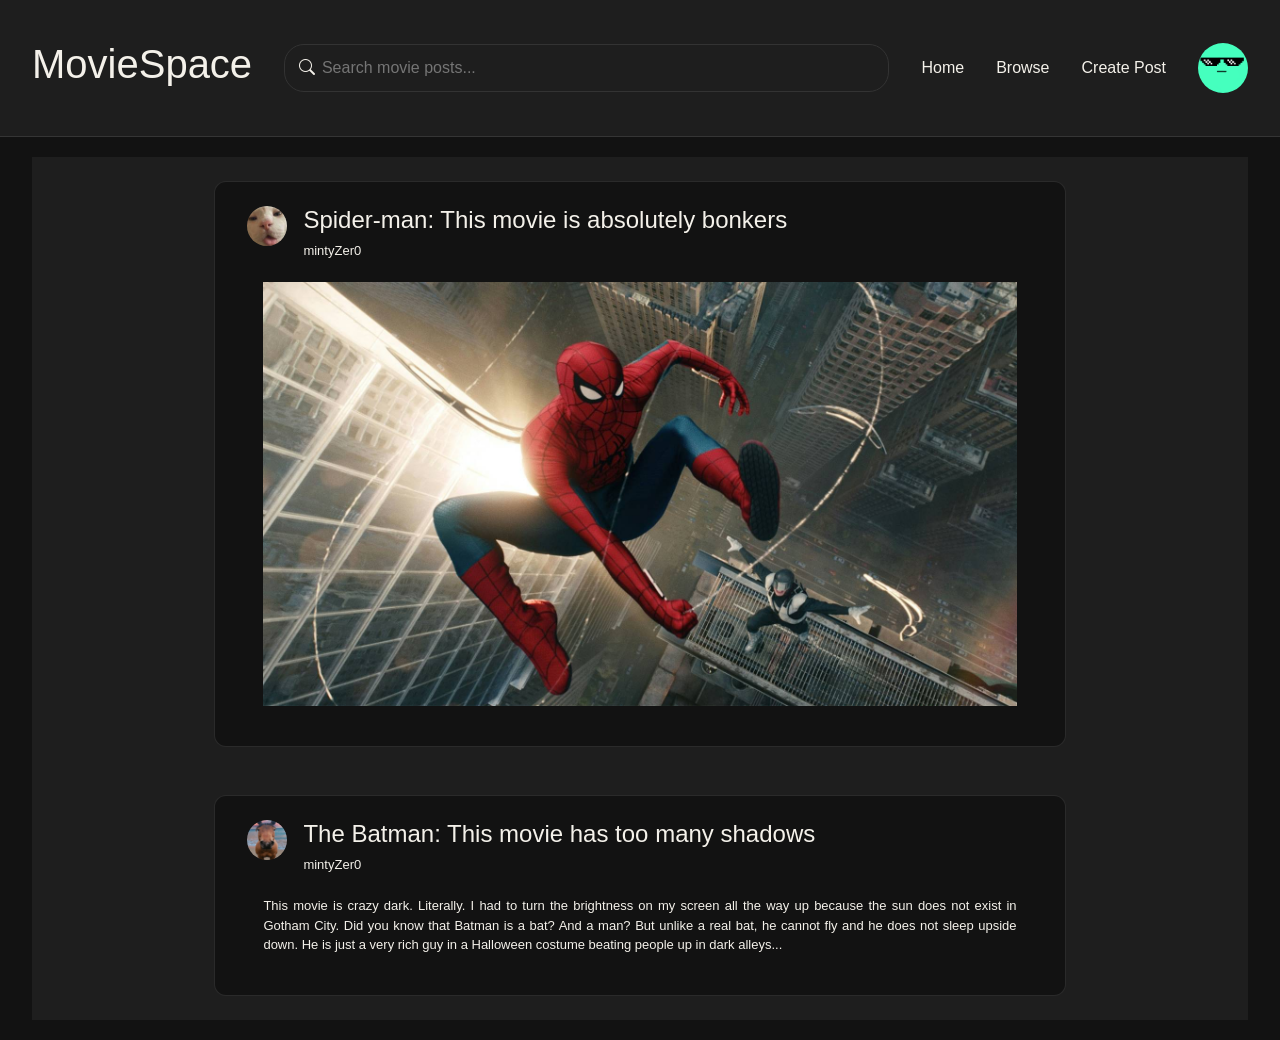
<file: index.html>
<!doctype html>
<html lang="en">
  <head>
    <meta charset="UTF-8" />
    <meta name="viewport" content="width=device-width, initial-scale=1.0" />
    <link
      href="https://cdn.jsdelivr.net/npm/bootstrap@5.3.8/dist/css/bootstrap.min.css"
      rel="stylesheet"
      integrity="sha384-sRIl4kxILFvY47J16cr9ZwB07vP4J8+LH7qKQnuqkuIAvNWLzeN8tE5YBujZqJLB"
      crossorigin="anonymous"
    />
    <link
      rel="stylesheet"
      href="https://cdn.jsdelivr.net/npm/bootstrap-icons@1.13.1/font/bootstrap-icons.min.css"
    />
    <link rel="stylesheet" href="style.css" />
    <title>minty's blog</title>
  </head>
  <body>
    <header>
      <div class="navbar">
        <h1>MovieSpace</h1>
        <div class="search-container">
          <i class="bi bi-search search-icon"></i>
          <input
            class="search-movies"
            type="text"
            placeholder="Search movie posts..."
          />
        </div>
        <nav>
          <a href="index.html">Home</a>
          <a href="browse.html">Browse</a>
          <a href="create-post.html">Create Post</a>
        </nav>
        <img class="account-image" src="images/pfpv2.png" alt="account-image" />
      </div>

      <hr />
    </header>

    <main class="posts-main-window">
      <div class="post-filter"></div>
      <div class="post-card">
        <a href="post-spiderman.html" class="stretched-link"></a>
        <div class="post-header">
          <img src="images/freaky-ahh-cat.jpg" class="post-user-profile-img" />
          <div class="post-header-text">
            <h2 class="post-title">
              Spider-man: This movie is absolutely bonkers
            </h2>
            <h3 class="post-username">mintyZer0</h3>
          </div>
        </div>
        <div class="post-content">
          <div class="post-image">
            <img src="images/spider-man-brand-new-day.jpg" />
          </div>
          <div class="post-text d-none"></div>
        </div>
      </div>
      <div class="post-card">
        <a href="post-batman.html" class="stretched-link"></a>
        <div class="post-header">
          <img
            src="images/horse-staring-horse.png"
            class="post-user-profile-img"
          />
          <div class="post-header-text">
            <h2 class="post-title">
              The Batman: This movie has too many shadows
            </h2>
            <h3 class="post-username">mintyZer0</h3>
          </div>
        </div>
        <div class="post-content">
          <div class="post-image d-none"></div>
          <div class="post-text">
            This movie is crazy dark. Literally. I had to turn the brightness on my
            screen all the way up because the sun does not exist in Gotham City.
            Did you know that Batman is a bat? And a man? But unlike a real bat,
            he cannot fly and he does not sleep upside down. He is just a very rich
            guy in a Halloween costume beating people up in dark alleys...
          </div>
        </div>
      </div>
    </main>
    <script
      src="https://cdn.jsdelivr.net/npm/bootstrap@5.3.8/dist/js/bootstrap.bundle.min.js"
      integrity="sha384-FKyoEForCGlyvwx9Hj09JcYn3nv7wiPVlz7YYwJrWVcXK/BmnVDxM+D2scQbITxI"
      crossorigin="anonymous"
    ></script>
  </body>
</html>
</file>
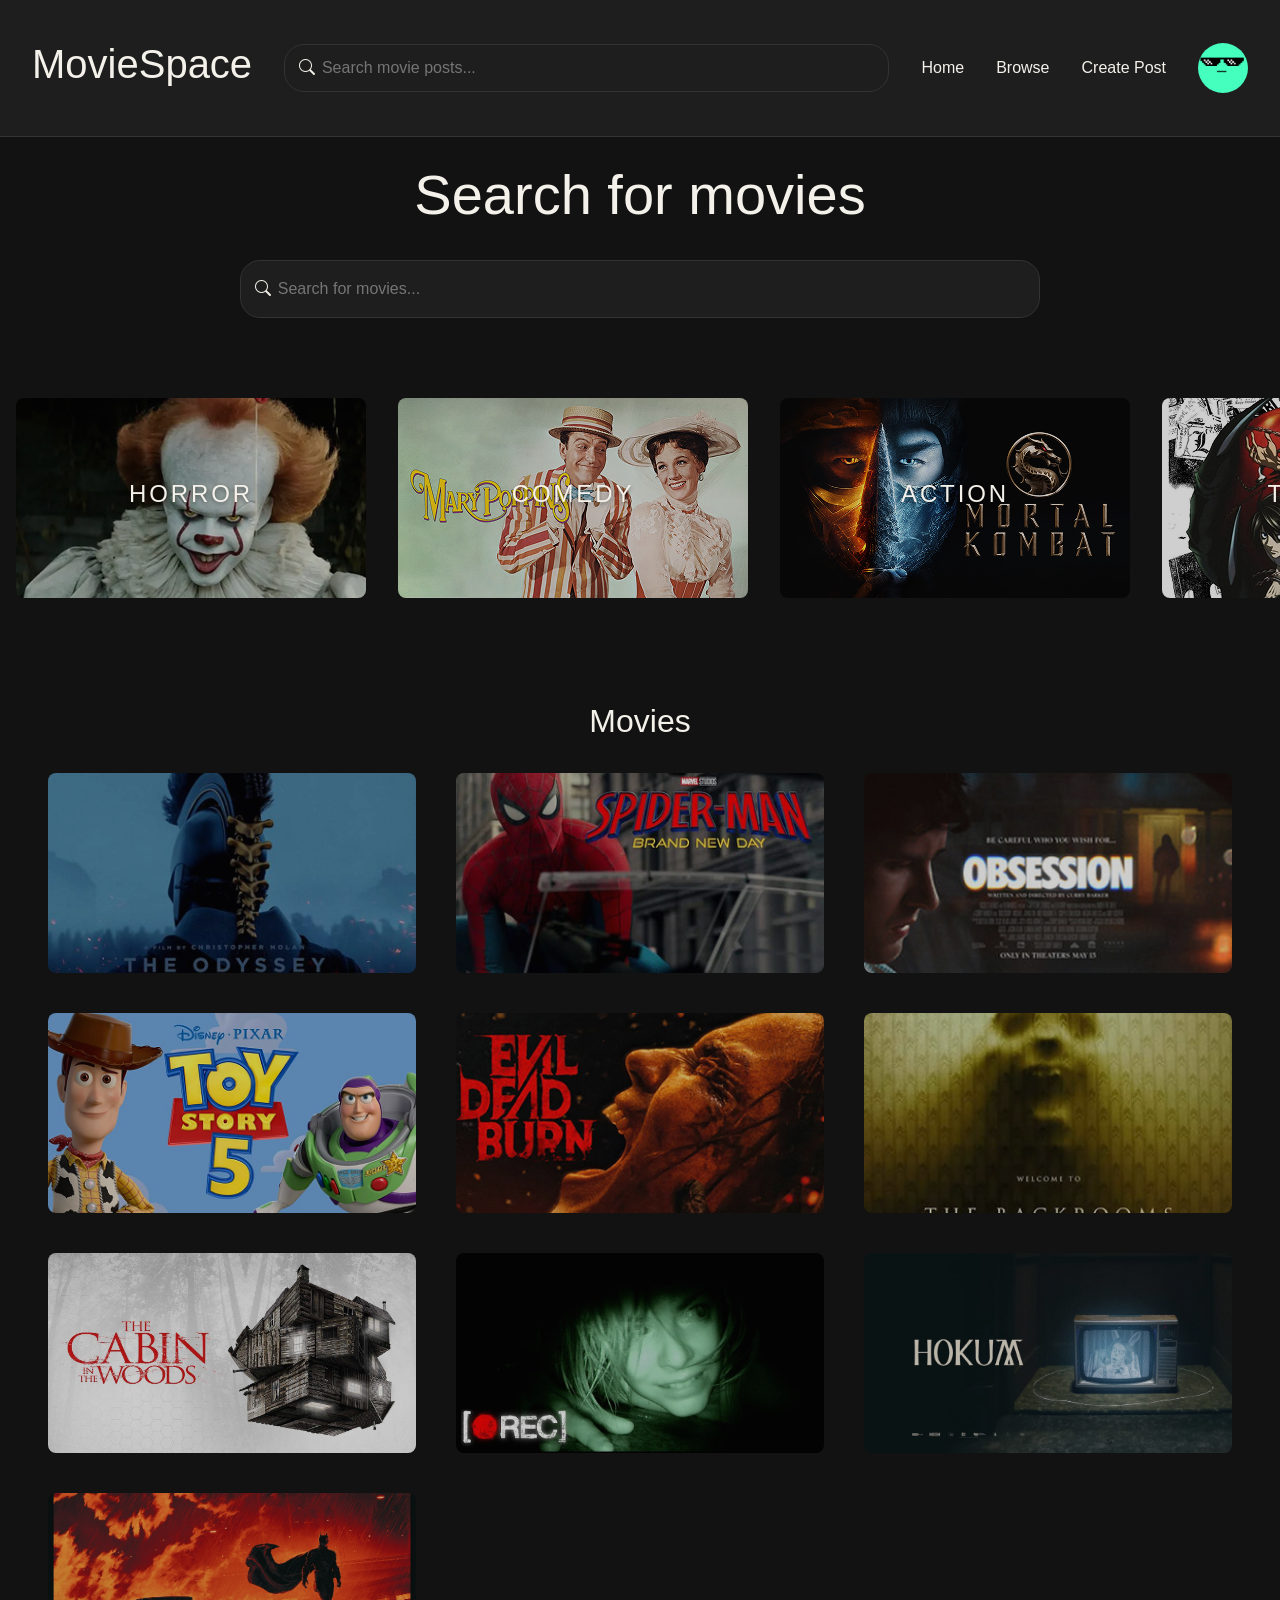
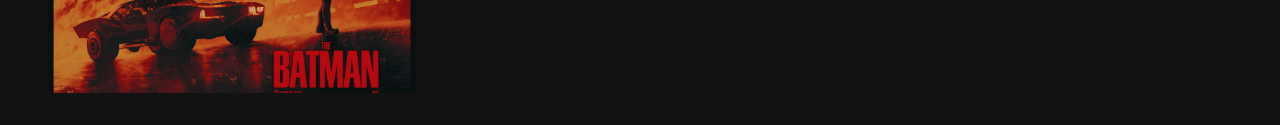
<file: browse.html>
<!doctype html>
<html lang="en">
  <head>
    <meta charset="UTF-8" />
    <meta name="viewport" content="width=device-width, initial-scale=1.0" />
    <link
      href="https://cdn.jsdelivr.net/npm/bootstrap@5.3.8/dist/css/bootstrap.min.css"
      rel="stylesheet"
      integrity="sha384-sRIl4kxILFvY47J16cr9ZwB07vP4J8+LH7qKQnuqkuIAvNWLzeN8tE5YBujZqJLB"
      crossorigin="anonymous"
    />
    <link
      rel="stylesheet"
      href="https://cdn.jsdelivr.net/npm/bootstrap-icons@1.13.1/font/bootstrap-icons.min.css"
    />
    <link rel="stylesheet" href="style.css" />
    <title>Browse Movies - MovieSpace</title>
  </head>
  <body>
    <header>
      <div class="navbar container-fluid">
        <h1>MovieSpace</h1>
        <div class="search-container">
          <i class="bi bi-search search-icon"></i>
          <input
            class="search-movies"
            type="text"
            placeholder="Search movie posts..."
          />
        </div>
        <nav>
          <a href="index.html">Home</a>
          <a href="browse.html">Browse</a>
          <a href="create-post.html">Create Post</a>
        </nav>
        <img class="account-image" src="images/pfpv2.png" alt="account-image" />
      </div>
      <hr />
    </header>

    <main class="browse-container justify-content-center align-items-center">
      <div class="browse-header container">
        <h2 class="p-4">Search for movies</h2>
        <div class="browse-search-container">
          <i class="bi bi-search search-icon"></i>
          <input
            class="browse-search-movies"
            type="text"
            placeholder="Search for movies..."
          />
        </div>
      </div>

      <div class="movie-carousel">
        <div class="movie-carousel-card">
          <img src="images/movie-carousel-1.png" alt="Horror" />
          <div class="movie-card-overlay">
            <h3>Horror</h3>
          </div>
        </div>
        <div class="movie-carousel-card">
          <img src="images/movie-carousel-2.png" alt="Comedy" />
          <div class="movie-card-overlay">
            <h3>Comedy</h3>
          </div>
        </div>
        <div class="movie-carousel-card">
          <img src="images/movie-carousel-3.png" alt="Action" />
          <div class="movie-card-overlay">
            <h3>Action</h3>
          </div>
        </div>
        <div class="movie-carousel-card">
          <img src="images/movie-carousel-4.png" alt="Thriller" />
          <div class="movie-card-overlay">
            <h3>Thriller</h3>
          </div>
        </div>
        <div class="movie-carousel-card">
          <img src="images/movie-carousel-5.jpg" alt="Sci-Fi" />
          <div class="movie-card-overlay">
            <h3>Sci-Fi</h3>
          </div>
        </div>
        <div class="movie-carousel-card">
          <img src="images/movie-carousel-6.jpg" alt="Drama" />
          <div class="movie-card-overlay">
            <h3>Drama</h3>
          </div>
        </div>
      </div>
      <div class="movies-grid-header d-flex text-start">
        <h2 class="p-4 text-start">Movies</h2>
      </div>
      <div class="movies-grid">
        <div class="movies-grid-card">
          <img src="images/movie-1.png" alt="Movie 1" />
        </div>
        <div class="movies-grid-card">
          <img src="images/movie-2.png" alt="Movie 2" />
        </div>
        <div class="movies-grid-card">
          <img src="images/movie-3.png" alt="Movie 3" />
        </div>
        <div class="movies-grid-card">
          <img src="images/movie-4.png" alt="Movie 4" />
        </div>
        <div class="movies-grid-card">
          <img src="images/movie-5.png" alt="Movie 5" />
        </div>
        <div class="movies-grid-card">
          <img src="images/movie-6.png" alt="Movie 6" />
        </div>
        <div class="movies-grid-card">
          <img src="images/movie-7.jpg" alt="Movie 7" />
        </div>
        <div class="movies-grid-card">
          <img src="images/movie-8.png" alt="Movie 8" />
        </div>
        <div class="movies-grid-card">
          <img src="images/movie-9.jpg" alt="Movie 9" />
        </div>
        <div class="movies-grid-card">
          <img src="images/movie-10.jpg" alt="Movie 10" />
        </div>
      </div>
    </main>

    <script
      src="https://cdn.jsdelivr.net/npm/bootstrap@5.3.8/dist/js/bootstrap.bundle.min.js"
      integrity="sha384-FKyoEForCGlyvwx9Hj09JcYn3nv7wiPVlz7YYwJrWVcXK/BmnVDxM+D2scQbITxI"
      crossorigin="anonymous"
    ></script>
  </body>
</html>
</file>
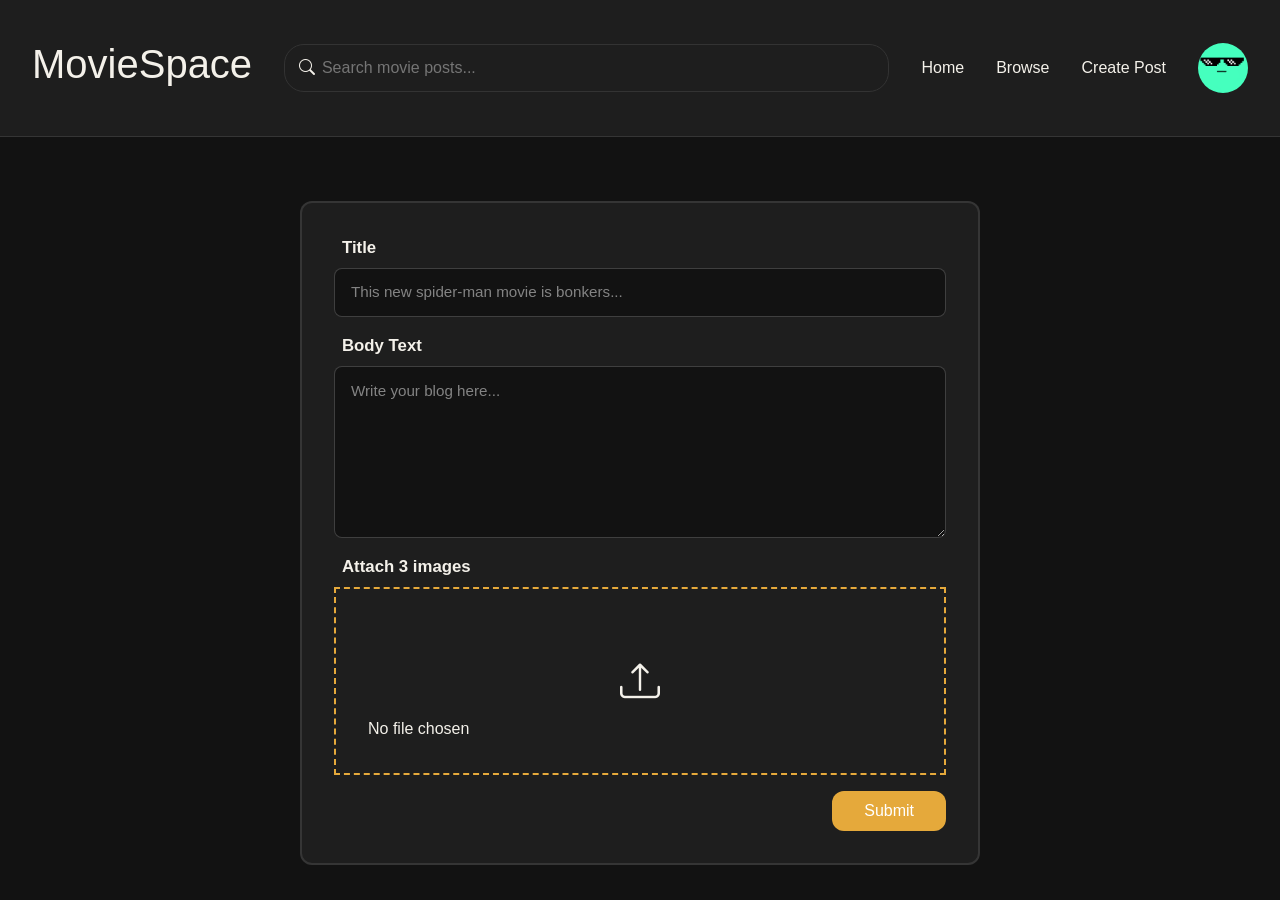
<file: create-post.html>
<!doctype html>
<html lang="en">
  <head>
    <meta charset="UTF-8" />
    <meta name="viewport" content="width=device-width, initial-scale=1.0" />
    <link
      href="https://cdn.jsdelivr.net/npm/bootstrap@5.3.8/dist/css/bootstrap.min.css"
      rel="stylesheet"
      integrity="sha384-sRIl4kxILFvY47J16cr9ZwB07vP4J8+LH7qKQnuqkuIAvNWLzeN8tE5YBujZqJLB"
      crossorigin="anonymous"
    />
    <link
      rel="stylesheet"
      href="https://cdn.jsdelivr.net/npm/bootstrap-icons@1.13.1/font/bootstrap-icons.min.css"
    />
    <link rel="stylesheet" href="style.css" />
    <title>minty's blog</title>
  </head>
  <body>
    <header>
      <div class="navbar">
        <h1>MovieSpace</h1>
        <div class="search-container">
          <i class="bi bi-search search-icon"></i>
          <input
            class="search-movies"
            type="text"
            placeholder="Search movie posts..."
          />
        </div>
        <nav>
          <a href="index.html">Home</a>
          <a href="browse.html">Browse</a>
          <a href="create-post.html">Create Post</a>
        </nav>
        <img class="account-image" src="images/pfpv2.png" alt="account-image" />
      </div>

      <hr />
    </header>

    <main class="container">
      <div class="post-form">
        <form>
          <div class="mb-3">
            <label for="post-title" class="form-label">Title</label>
            <input
              type="text"
              class="form-control"
              id="post-title"
              placeholder="This new spider-man movie is bonkers..."
            />
          </div>
          <div class="mb-3">
            <label for="blog-text" class="form-label">Body Text</label>
            <textarea
              class="form-control"
              placeholder="Write your blog here..."
              id="blog-text"
              rows="6"
            ></textarea>
          </div>
          <div class="file-upload mb-3 position-relative d-flex flex-column">
            <label for="formFileMultiple" class="form-label"
              >Attach 3 images</label
            >
            <i class="bi bi-upload"></i>
            <input class="" type="file" id="formFileMultiple" multiple />
          </div>
          <div class="form-submit">
            <button class="post-submit-btn btn btn-primary">Submit</button>
          </div>
        </form>
      </div>
    </main>
    <script
      src="https://cdn.jsdelivr.net/npm/bootstrap@5.3.8/dist/js/bootstrap.bundle.min.js"
      integrity="sha384-FKyoEForCGlyvwx9Hj09JcYn3nv7wiPVlz7YYwJrWVcXK/BmnVDxM+D2scQbITxI"
      crossorigin="anonymous"
    ></script>
  </body>
</html>
</file>
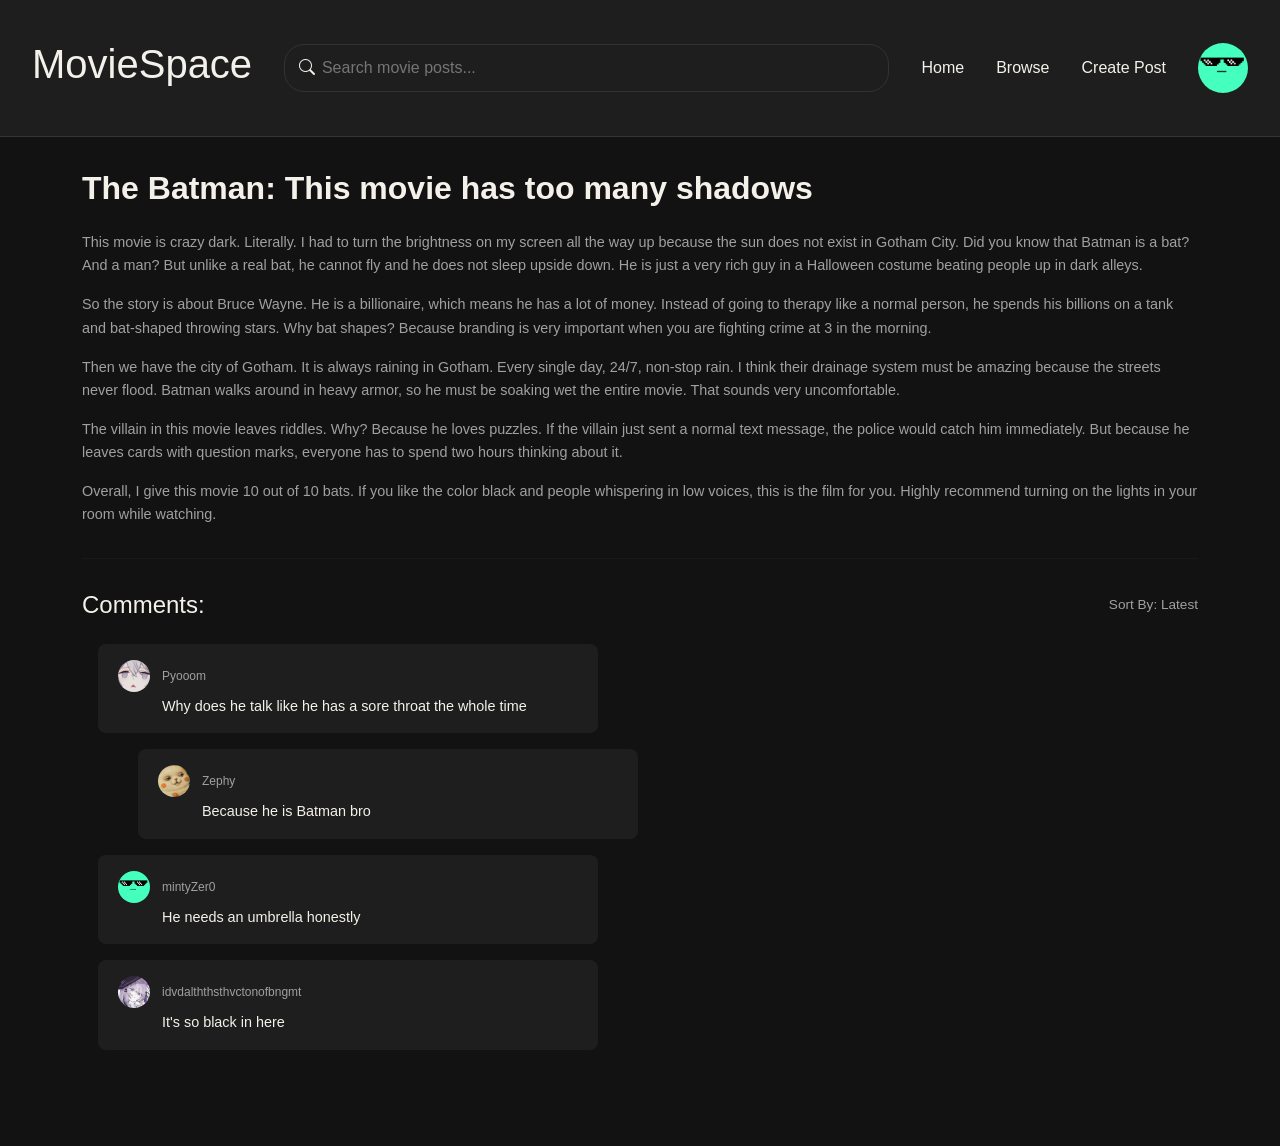
<file: post-batman.html>
<!doctype html>
<html lang="en">
  <head>
    <meta charset="UTF-8" />
    <meta name="viewport" content="width=device-width, initial-scale=1.0" />
    <link
      href="https://cdn.jsdelivr.net/npm/bootstrap@5.3.8/dist/css/bootstrap.min.css"
      rel="stylesheet"
      integrity="sha384-sRIl4kxILFvY47J16cr9ZwB07vP4J8+LH7qKQnuqkuIAvNWLzeN8tE5YBujZqJLB"
      crossorigin="anonymous"
    />
    <link
      rel="stylesheet"
      href="https://cdn.jsdelivr.net/npm/bootstrap-icons@1.13.1/font/bootstrap-icons.min.css"
    />
    <link rel="stylesheet" href="style.css" />
    <title>The Batman: This movie has too many shadows - MovieSpace</title>
  </head>
  <body>
    <header>
      <div class="navbar container-fluid">
        <h1>MovieSpace</h1>
        <div class="search-container">
          <i class="bi bi-search search-icon"></i>
          <input
            class="search-movies"
            type="text"
            placeholder="Search movie posts..."
          />
        </div>
        <nav>
          <a href="index.html">Home</a>
          <a href="browse.html">Browse</a>
          <a href="create-post.html">Create Post</a>
        </nav>
        <img class="account-image" src="images/pfpv2.png" alt="account-image" />
      </div>
      <hr />
    </header>

    <main class="post-page container">
      <h2 class="post-page-title">
        The Batman: This movie has too many shadows
      </h2>

      <div class="post-body">
        <p>
          This movie is crazy dark. Literally. I had to turn the brightness on
          my screen all the way up because the sun does not exist in Gotham
          City. Did you know that Batman is a bat? And a man? But unlike a real
          bat, he cannot fly and he does not sleep upside down. He is just a
          very rich guy in a Halloween costume beating people up in dark alleys.
        </p>
        <p>
          So the story is about Bruce Wayne. He is a billionaire, which means he
          has a lot of money. Instead of going to therapy like a normal person,
          he spends his billions on a tank and bat-shaped throwing stars. Why
          bat shapes? Because branding is very important when you are fighting
          crime at 3 in the morning.
        </p>
        <p>
          Then we have the city of Gotham. It is always raining in Gotham. Every
          single day, 24/7, non-stop rain. I think their drainage system must be
          amazing because the streets never flood. Batman walks around in heavy
          armor, so he must be soaking wet the entire movie. That sounds very
          uncomfortable.
        </p>
        <p>
          The villain in this movie leaves riddles. Why? Because he loves
          puzzles. If the villain just sent a normal text message, the police
          would catch him immediately. But because he leaves cards with question
          marks, everyone has to spend two hours thinking about it.
        </p>
        <p>
          Overall, I give this movie 10 out of 10 bats. If you like the color
          black and people whispering in low voices, this is the film for you.
          Highly recommend turning on the lights in your room while watching.
        </p>
      </div>

      <hr class="post-divider" />

      <section class="comments-section">
        <div class="comments-header">
          <h3>Comments:</h3>
          <span class="comments-sort">Sort By: Latest</span>
        </div>
        <div class="comments-container">
          <div class="comment-card">
            <div class="comment-user">
              <img
                src="images/pfp-pyooom.png"
                alt="mcsquared"
                class="comment-avatar"
              />
              <span class="comment-username">Pyooom</span>
            </div>
            <p class="comment-text">
              Why does he talk like he has a sore throat the whole time
            </p>
          </div>

          <div class="comment-card comment-reply">
            <div class="comment-user">
              <img
                src="images/pfp-zephy.png"
                alt="vezinthe"
                class="comment-avatar"
              />
              <span class="comment-username">Zephy</span>
            </div>
            <p class="comment-text">Because he is Batman bro</p>
          </div>

          <div class="comment-card">
            <div class="comment-user">
              <img
                src="images/pfpv2.png"
                alt="pizzacrust"
                class="comment-avatar"
              />
              <span class="comment-username">mintyZer0</span>
            </div>
            <p class="comment-text">He needs an umbrella honestly</p>
          </div>
          <div class="comment-card">
            <div class="comment-user">
              <img
                src="images/pfp-idvdalththsthvctonofbngmt.png"
                alt="idvdalththsthvctonofbngmt"
                class="comment-avatar"
              />
              <span class="comment-username">idvdalththsthvctonofbngmt </span>
            </div>
            <p class="comment-text">It's so black in here</p>
          </div>
        </div>
      </section>
    </main>

    <script
      src="https://cdn.jsdelivr.net/npm/bootstrap@5.3.8/dist/js/bootstrap.bundle.min.js"
      integrity="sha384-FKyoEForCGlyvwx9Hj09JcYn3nv7wiPVlz7YYwJrWVcXK/BmnVDxM+D2scQbITxI"
      crossorigin="anonymous"
    ></script>
  </body>
</html>
</file>
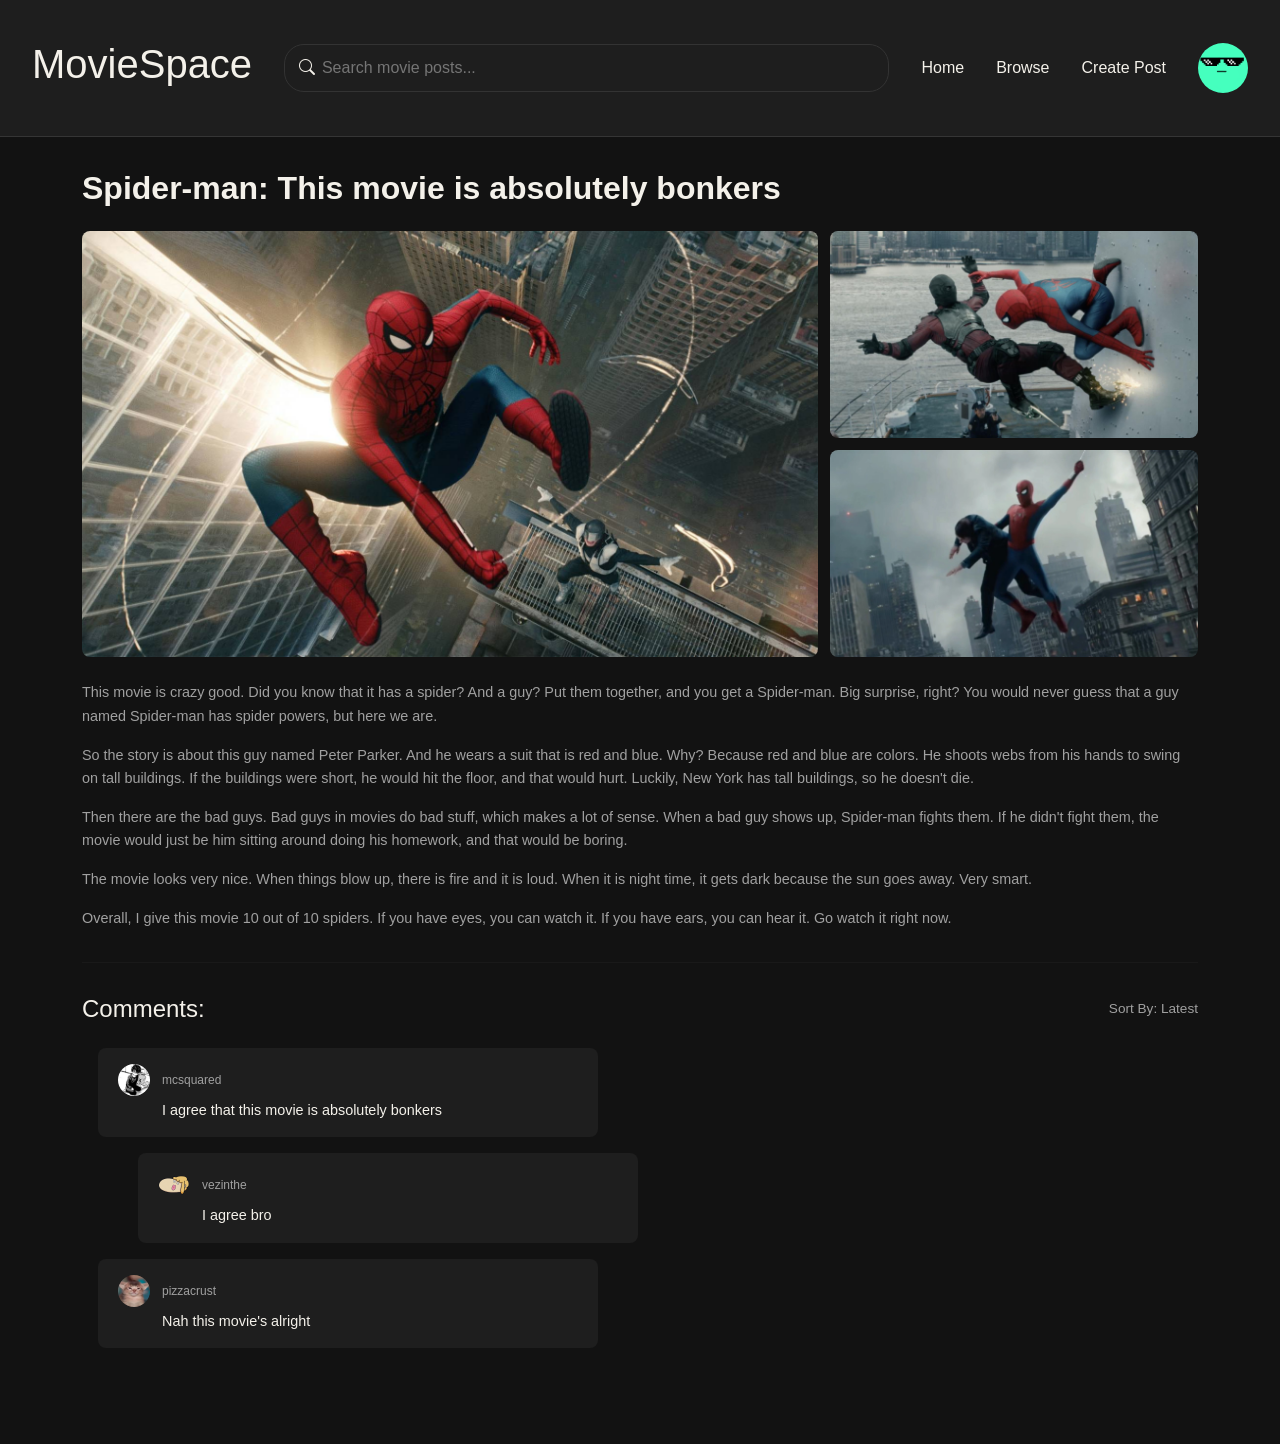
<file: post-spiderman.html>
<!doctype html>
<html lang="en">
  <head>
    <meta charset="UTF-8" />
    <meta name="viewport" content="width=device-width, initial-scale=1.0" />
    <link
      href="https://cdn.jsdelivr.net/npm/bootstrap@5.3.8/dist/css/bootstrap.min.css"
      rel="stylesheet"
      integrity="sha384-sRIl4kxILFvY47J16cr9ZwB07vP4J8+LH7qKQnuqkuIAvNWLzeN8tE5YBujZqJLB"
      crossorigin="anonymous"
    />
    <link
      rel="stylesheet"
      href="https://cdn.jsdelivr.net/npm/bootstrap-icons@1.13.1/font/bootstrap-icons.min.css"
    />
    <link rel="stylesheet" href="style.css" />
    <title>Spider-man: This movie is absolutely bonkers - MovieSpace</title>
  </head>
  <body>
    <header>
      <div class="navbar container-fluid">
        <h1>MovieSpace</h1>
        <div class="search-container">
          <i class="bi bi-search search-icon"></i>
          <input
            class="search-movies"
            type="text"
            placeholder="Search movie posts..."
          />
        </div>
        <nav>
          <a href="index.html">Home</a>
          <a href="browse.html">Browse</a>
          <a href="create-post.html">Create Post</a>
        </nav>
        <img class="account-image" src="images/pfpv2.png" alt="account-image" />
      </div>
      <hr />
    </header>

    <main class="post-page container">
      <h2 class="post-page-title">
        Spider-man: This movie is absolutely bonkers
      </h2>

      <div class="post-gallery">
        <div class="post-gallery-main">
          <img
            src="images/spider-man-brand-new-day.jpg"
            alt="Spider-man main image"
          />
        </div>
        <div class="post-gallery-side">
          <div class="post-gallery-thumb">
            <img
              src="images/post-spiderman-1.jpg"
              alt="Spider-man thumbnail 1"
            />
          </div>
          <div class="post-gallery-thumb">
            <img
              src="images/post-spiderman-2.webp"
              alt="Spider-man thumbnail 2"
            />
          </div>
        </div>
      </div>

      <div class="post-body">
        <p>
          This movie is crazy good. Did you know that it has a spider? And a
          guy? Put them together, and you get a Spider-man. Big surprise, right?
          You would never guess that a guy named Spider-man has spider powers,
          but here we are.
        </p>
        <p>
          So the story is about this guy named Peter Parker. And he wears a suit
          that is red and blue. Why? Because red and blue are colors. He shoots
          webs from his hands to swing on tall buildings. If the buildings were
          short, he would hit the floor, and that would hurt. Luckily, New York
          has tall buildings, so he doesn't die.
        </p>
        <p>
          Then there are the bad guys. Bad guys in movies do bad stuff, which
          makes a lot of sense. When a bad guy shows up, Spider-man fights them.
          If he didn't fight them, the movie would just be him sitting around
          doing his homework, and that would be boring.
        </p>
        <p>
          The movie looks very nice. When things blow up, there is fire and it
          is loud. When it is night time, it gets dark because the sun goes
          away. Very smart.
        </p>
        <p>
          Overall, I give this movie 10 out of 10 spiders. If you have eyes, you
          can watch it. If you have ears, you can hear it. Go watch it right
          now.
        </p>
      </div>

      <hr class="post-divider" />

      <section class="comments-section">
        <div class="comments-header">
          <h3>Comments:</h3>
          <span class="comments-sort">Sort By: Latest</span>
        </div>
        <div class="comments-container">
          <div class="comment-card">
            <div class="comment-user">
              <img
                src="images/pfp-mcsquared.png"
                alt="mcsquared"
                class="comment-avatar"
              />
              <span class="comment-username">mcsquared</span>
            </div>
            <p class="comment-text">
              I agree that this movie is absolutely bonkers
            </p>
          </div>

          <div class="comment-card comment-reply">
            <div class="comment-user">
              <img
                src="images/pfp-vezinthe.png"
                alt="vezinthe"
                class="comment-avatar"
              />
              <span class="comment-username">vezinthe</span>
            </div>
            <p class="comment-text">I agree bro</p>
          </div>

          <div class="comment-card">
            <div class="comment-user">
              <img
                src="images/pfp-pizzacrust.png"
                alt="vezinthe"
                class="comment-avatar"
              />
              <span class="comment-username">pizzacrust</span>
            </div>
            <p class="comment-text">Nah this movie's alright</p>
          </div>
        </div>
      </section>
    </main>

    <script
      src="https://cdn.jsdelivr.net/npm/bootstrap@5.3.8/dist/js/bootstrap.bundle.min.js"
      integrity="sha384-FKyoEForCGlyvwx9Hj09JcYn3nv7wiPVlz7YYwJrWVcXK/BmnVDxM+D2scQbITxI"
      crossorigin="anonymous"
    ></script>
  </body>
</html>
</file>
<file: style.css>
:root {
  --bg-main: #121212;
  --bg-surface: #1e1e1e;
  --text-main: #f4f1ea;
  --text-muted: #a0a0a0;
  --accent-gold: #e5a93b;
  --accent-red: #c84b31;
}

html,
body {
  min-height: 100%;
  margin: 0;
}
body {
  background-color: var(--bg-main);
  color: var(--text-main);
  font-family: sans-serif;
  margin: 0;
}

header {
  display: flex;
  position: sticky;
  top: 0;
  z-index: 1000;
  flex-direction: row;
  justify-content: space-between;
  padding: 2rem;
  background-color: var(--bg-surface);
  border-bottom: 1px solid rgba(255, 255, 255, 0.1);
}

header div {
  display: flex;
  flex: 1;
  gap: 2rem;
}

nav {
  display: flex;
  gap: 2rem;
}

.account-image {
  max-height: 50px;
  max-width: 50px;
  border-radius: 50%;
}

.account-image:hover {
  cursor: pointer;
  border: 1px solid #e5a93b;
}

a {
  text-decoration: none;
  color: var(--text-main);
  transition: color 0.2s ease;
}

a:hover {
  color: var(--accent-gold);
}

hr {
  border: none;
  height: 1px;
  background-color: rgba(255, 255, 255, 0.1);
  margin-top: 1.5rem;
}

.navbar {
  align-items: center;
}

.search-container {
  display: flex;
  background-color: var(--bg-surface);
  position: relative;
  align-items: center;
  justify-content: center;
  border: 1px solid #333;
  border-radius: 20px;
  padding: 0.2rem 1.3rem;
}

.search-container:focus-within {
  border-color: var(--accent-gold);
}

.search-icon {
  position: absolute;
  left: 14px;
}

.search-movies {
  background-color: #1e1e1e;
  width: 100%;
  color: var(--text-main);
  padding: 0.5rem 1rem;
  border: none;
}

.search-movies:focus {
  outline: none;
}

.posts-main-window {
  display: flex;
  flex-direction: column;
  min-height: 100%;
  width: 95%;
  margin-top: 20px;
  margin-bottom: 20px;
  background-color: var(--bg-surface);
  margin-inline: auto;
  align-items: center;
}

.post-filter {
  background-color: var(--bg-main);
  border: 1px solid rgba(255, 255, 255, 0.1);
  border-radius: 8px;
  top: 0;
  position: absolute;
  padding: 1.5rem;
  margin-bottom: 1.5rem;
  margin-top: 1.5rem;
  max-height: 10%;
  width: 100%;
}

.post-card {
  display: flex;
  position: relative;
  flex-direction: column;
  background-color: var(--bg-main);
  border: 1px solid rgba(255, 255, 255, 0.1);
  border-radius: 12px;
  padding: 1.5rem;
  margin-bottom: 1.5rem;
  margin-top: 1.5rem;
  transition: border-color 0.1s ease;
  height: auto;
  min-height: min-content;
  width: 70%;
  text-align: left;
}

.post-header {
  display: flex;
  gap: 1rem;
  padding-left: 0.5rem;
}

.post-card:hover {
  border-color: var(--accent-gold);
}

.post-user-profile-img {
  height: 40px;
  width: 40px;
  border-radius: 50%;
}

.post-title {
  color: var(--text-main);
  font-size: x-large;
}

.post-username {
  color: var(--text-main);
  font-size: small;
}

.post-username:hover {
  color: var(--text-main);
  font-size: small;
  text-decoration: underline;
  cursor: pointer;
}

.post-content {
  background-color: var(--bg-main);
  margin-inline: 0.5rem;
  margin-top: 1rem;
  padding-inline: 1rem;
  padding-bottom: 1rem;
  max-width: 100%;
}

.post-image {
  display: flex;
  justify-content: center;
  align-items: center;
}

.post-image img {
  width: 100%;
  height: 60%;
  object-fit: cover;
}

.post-text {
  text-align: justify;
  font-size: small;
}

.browse-container {
  display: flex;
  flex-direction: column;
  justify-content: center;
}

.browse-header {
  width: 100%;
}

.browse-header h2 {
  text-align: center;
  font-size: 3.5rem;
}

.browse-search-container {
  display: flex;
  width: 100%;
  max-width: 800px;
  background-color: var(--bg-surface);
  position: relative;
  align-items: center;
  justify-content: center;
  border: 1px solid #333;
  border-radius: 20px;
  padding: 0.5rem 1.3rem;
  margin-inline: auto;
}

.browse-search-container:focus-within {
  border-color: var(--accent-gold);
}

.browse-search-movies {
  background-color: #1e1e1e;
  width: 100%;
  color: var(--text-main);
  padding: 0.5rem 1rem;
  border: none;
}

.browse-search-movies:focus {
  outline: none;
}

.movie-carousel {
  display: flex;
  width: 100vw;
  max-width: 100%;
  margin-top: 4rem;
  margin-bottom: 4rem;
  padding: 1rem;
  gap: 2rem;
  overflow-y: hidden;
  overflow-x: auto;
  scroll-behavior: smooth;
  scrollbar-width: 0.1rem;
}

.movie-carousel-card {
  position: relative;
  flex-shrink: 0;
  flex-grow: 0;
  flex-basis: auto;
  height: 200px;
  width: 350px;
  overflow: hidden;
  border-radius: 8px;
  transition: transform 0.25s ease;
}
.movie-carousel-card:hover {
  transform: scale(1.02);
}

.movie-card-overlay {
  display: flex;
  position: absolute;
  inset: 0;
  align-items: center;
  justify-content: center;
  transition: background-color 0.1s ease;
}

.movie-card-overlay:hover {
  background-color: rgba(255, 255, 255, 0.1);
}
.movie-card-overlay h3 {
  font-size: 1.5rem;
  text-transform: uppercase;
  letter-spacing: 0.12em;
  text-shadow: 0 2px 4px rgba(0, 0, 0, 0.4);
}

.movie-carousel-card img {
  object-fit: cover;
  width: 100%;
  height: 100%;
  opacity: 80%;
}

.movies-grid {
  display: grid;
  grid-template-columns: repeat(auto-fill, minmax(320px, 1fr));
  gap: 2.5rem;
  padding-inline: 3rem;
  padding-bottom: 2rem;
  width: 100%;
}

.movies-grid-card {
  position: relative;
  height: 200px;
  width: 100%;
  overflow: hidden;
  border-radius: 8px;
  transition: transform 0.25s ease;
}

.movies-grid-card:hover {
  transform: scale(1.01);
  cursor: pointer;
}

.movies-grid-card img {
  object-fit: cover;
  width: 100%;
  height: 100%;
  opacity: 80%;
}

.post-page {
  padding-top: 2rem;
  padding-bottom: 3rem;
}

.post-page-title {
  font-size: 2rem;
  font-weight: 700;
  margin-bottom: 1.5rem;
}

.post-gallery {
  display: grid;
  grid-template-columns: 2fr 1fr;
  gap: 0.75rem;
  margin-bottom: 1.5rem;
}

.post-gallery-main {
  border-radius: 8px;
  overflow: hidden;
}

.post-gallery-main img {
  width: 100%;
  height: 100%;
  object-fit: cover;
  display: block;
}

.post-gallery-side {
  display: flex;
  flex-direction: column;
  gap: 0.75rem;
}

.post-gallery-thumb {
  flex: 1;
  border-radius: 8px;
  overflow: hidden;
}

.post-gallery-thumb img {
  width: 100%;
  height: 100%;
  object-fit: cover;
  display: block;
}

.post-body {
  font-size: 0.9rem;
  line-height: 1.6;
  color: var(--text-muted);
  margin-bottom: 2rem;
}

.post-divider {
  border-color: rgba(255, 255, 255, 0.1);
  margin-bottom: 2rem;
}

.comments-section {
  margin-bottom: 3rem;
}

.comments-header {
  display: flex;
  justify-content: space-between;
  align-items: center;
  margin-bottom: 1.5rem;
}

.comments-header h3 {
  font-size: 1.5rem;
  margin: 0;
}

.comments-sort {
  font-size: 0.85rem;
  cursor: pointer;
  color: var(--text-muted);
}

.comments-sort:hover {
  color: var(--accent-gold);
}

.comments-container {
  margin-left: 1rem;
}
.comment-card {
  background-color: var(--bg-surface);
  border-radius: 8px;
  padding: 1rem 1.25rem;
  margin-bottom: 1rem;
  max-width: 500px;
}

.comment-user {
  display: flex;
  align-items: center;
  gap: 0.75rem;
  margin-bottom: 0.25rem;
}

.comment-avatar {
  width: 32px;
  height: 32px;
  border-radius: 50%;
  object-fit: cover;
}

.comment-username {
  font-size: 0.75rem;
  color: var(--text-muted);
}

.comment-text {
  font-size: 0.9rem;
  margin: 0;
  padding-left: 2.75rem;
}

.comment-reply {
  margin-left: 2.5rem;
}

.post-form {
  display: flex;
  justify-content: center;
  padding: 2rem;
  margin-top: 4rem;
  background-color: var(--bg-surface);
  border-radius: 12px;
  max-width: 680px;
  min-width: 500px;
  margin-inline: auto;
  border: 1px solid rgba(255, 255, 255, 0.1);
  border-width: 2px;
}

.post-form form {
  width: 100%;
}

.post-form .form-control,
.post-form input[type="text"],
textarea {
  background-color: var(--bg-main);
  color: var(--text-main);
  border: 1px solid rgba(255, 255, 255, 0.15);
  border-radius: 8px;
  padding: 0.75rem 1rem;
  font-size: 0.95rem;
  caret-color: var(--accent-gold);
  width: 100%;
  transition:
    border-color 0.15s ease,
    box-shadow 0.15s ease;
}

.post-form .form-control::placeholder,
.post-form textarea::placeholder {
  color: var(--text-muted);
  opacity: 0.8;
}

.post-form textarea {
  min-height: 160px;
  resize: vertical;
  line-height: 1.6;
}

.post-form .form-control:hover {
  border-color: var(--accent-gold);
}

.post-form .form-control:focus {
  border-color: var(--accent-gold);
  outline: none;
  box-shadow: none;
}

.form-label {
  margin-left: 0.5rem;
  margin-bottom: 0.5rem;
  font-size: 1.05rem;
  font-weight: 600;
}

.post-form input[type="file"] {
  display: flex;
  align-items: center;
  justify-content: center;
  text-align: center;
  border-style: dashed;
  padding: 2rem;
  padding-top: 8rem;
  min-height: 150px;
  border-width: 2px;
  border-color: var(--accent-gold);
  color: var(--text-main);
  transition: scale 0.25s ease;
  cursor: pointer;
}

.post-form input[type="file"]::file-selector-button {
  display: none;
}

.post-form i {
  position: absolute;
  display: flex;
  padding-top: 2rem;
  inset: 0;
  margin: auto;
  font-size: 2.5rem;
  height: fit-content;
  width: fit-content;
  transition:
    scale 0.25s ease,
    transform 0.25s ease;
}

.form-submit {
  display: flex;
  justify-content: end;
}

.post-submit-btn {
  padding-inline: 2rem;
  padding-block: 0.5rem;
  border-radius: 12px;
  background-color: var(--accent-gold);
  border: none;
  transform: all 0.2 ease;
}

.post-submit-btn:hover {
  filter: brightness(1.1);
  background-color: var(--accent-gold);
  box-shadow: 0 0 4px color-mix(in srgb, var(--accent-gold) 40%, transparent);
}

.file-upload:hover i {
  cursor: pointer;
  scale: 1.2;
  transform: translateY(-10px);
}
</file>
